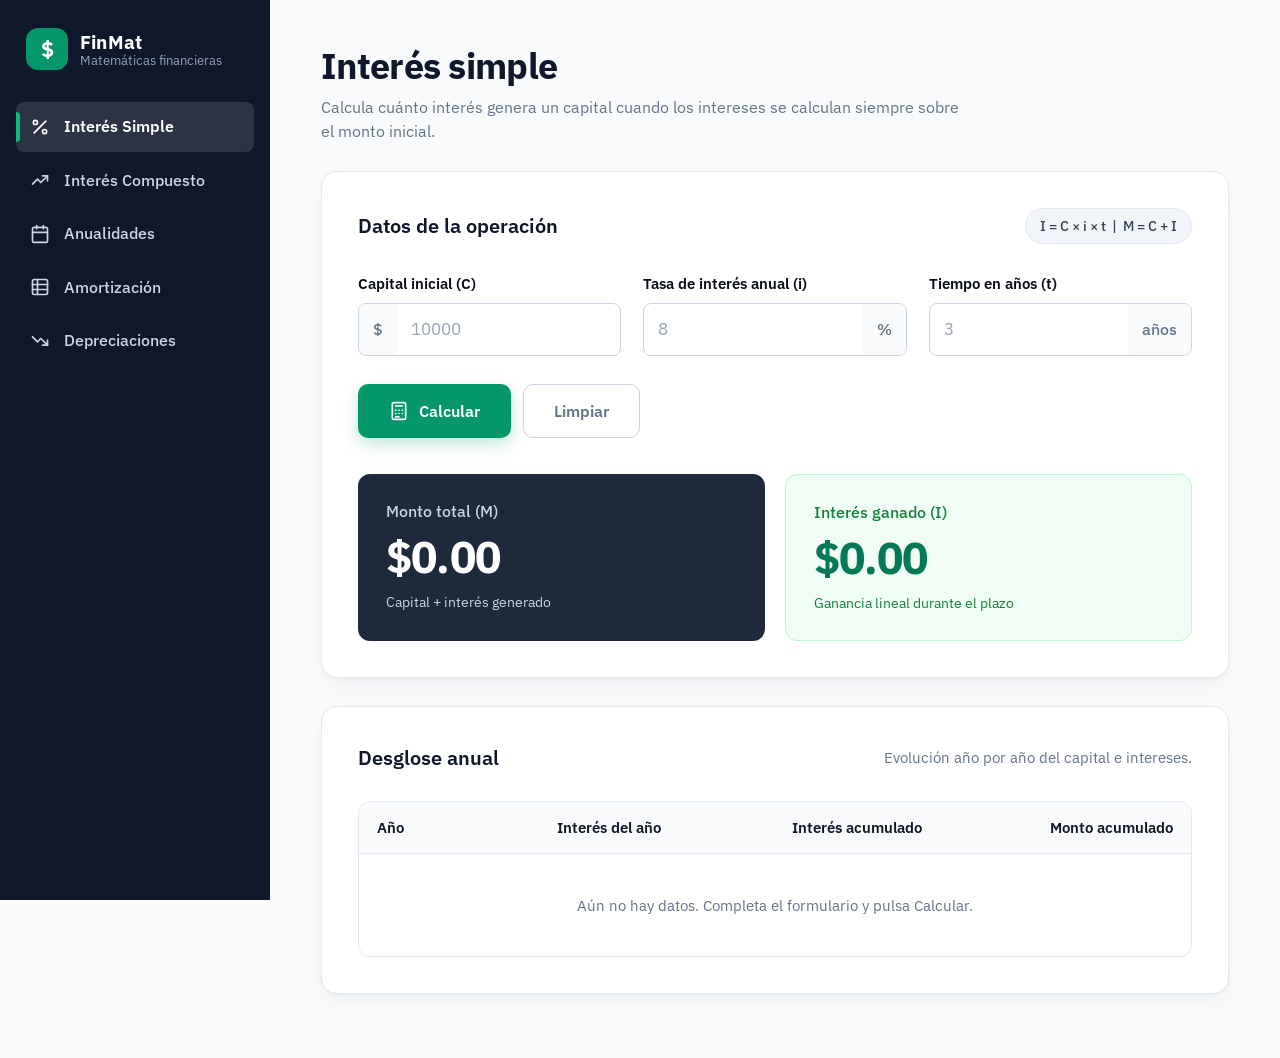
<file: index.html>
<!DOCTYPE html>
<html lang="es">
<head>
  <meta charset="UTF-8">
  <meta name="viewport" content="width=device-width, initial-scale=1">
  <title>FinMat | Matemáticas Financieras</title>

  <link rel="preconnect" href="https://fonts.googleapis.com">
  <link rel="preconnect" href="https://fonts.gstatic.com" crossorigin>
  <link href="https://fonts.googleapis.com/css2?family=IBM+Plex+Sans:wght@400;500;600;700&display=swap" rel="stylesheet">
  <link rel="stylesheet" href="styles.css">
</head>
<body>

  <!-- ===================== SIDEBAR ===================== -->
  <aside class="sidebar" id="sidebar">
    <a class="sidebar__brand" href="#interes-simple" aria-label="Matemáticas Financieras, inicio">
      <span class="sidebar__logo" aria-hidden="true">$</span>
      <span class="sidebar__brand-text">
        <strong>FinMat</strong>
        <small>Matemáticas financieras</small>
      </span>
    </a>

    <nav class="sidebar__nav" aria-label="Módulos">
      <ul class="sidebar__list">
        <li>
          <a class="sidebar__link active" href="#interes-simple" data-module="interes-simple" aria-current="page">
            <svg class="sidebar__icon" viewBox="0 0 24 24" aria-hidden="true"><line x1="19" y1="5" x2="5" y2="19"/><circle cx="6.5" cy="6.5" r="2.5"/><circle cx="17.5" cy="17.5" r="2.5"/></svg>
            <span>Interés Simple</span>
          </a>
        </li>
        <li>
          <a class="sidebar__link" href="#interes-compuesto" data-module="interes-compuesto">
            <svg class="sidebar__icon" viewBox="0 0 24 24" aria-hidden="true"><polyline points="3 17 9 11 13 15 21 7"/><polyline points="15 7 21 7 21 13"/></svg>
            <span>Interés Compuesto</span>
          </a>
        </li>
        <li>
          <a class="sidebar__link" href="#anualidades" data-module="anualidades">
            <svg class="sidebar__icon" viewBox="0 0 24 24" aria-hidden="true"><rect x="3" y="4" width="18" height="18" rx="2"/><line x1="16" y1="2" x2="16" y2="6"/><line x1="8" y1="2" x2="8" y2="6"/><line x1="3" y1="10" x2="21" y2="10"/></svg>
            <span>Anualidades</span>
          </a>
        </li>
        <li>
          <a class="sidebar__link" href="#amortizacion" data-module="amortizacion">
            <svg class="sidebar__icon" viewBox="0 0 24 24" aria-hidden="true"><rect x="3" y="3" width="18" height="18" rx="2"/><line x1="3" y1="9" x2="21" y2="9"/><line x1="3" y1="15" x2="21" y2="15"/><line x1="9" y1="3" x2="9" y2="21"/></svg>
            <span>Amortización</span>
          </a>
        </li>
        <li>
          <a class="sidebar__link" href="#depreciaciones" data-module="depreciaciones">
            <svg class="sidebar__icon" viewBox="0 0 24 24" aria-hidden="true"><polyline points="3 7 9 13 13 9 21 17"/><polyline points="15 17 21 17 21 11"/></svg>
            <span>Depreciaciones</span>
          </a>
        </li>
      </ul>
    </nav>
  </aside>

  <!-- ===================== CONTENIDO PRINCIPAL ===================== -->
  <main class="main-content" id="main-content">
    <div class="main-content__inner">

      <!-- =========================================================
           1. MÓDULO: INTERÉS SIMPLE
           ========================================================= -->
      <div class="module" id="interes-simple">
        <header class="page-header">
          <h1 class="page-header__title">Interés simple</h1>
          <p class="page-header__subtitle">Calcula cuánto interés genera un capital cuando los intereses se calculan siempre sobre el monto inicial.</p>
        </header>

        <section class="financial-card" aria-labelledby="simple-interest-heading">
          <div class="financial-card__header">
            <h2 class="financial-card__title" id="simple-interest-heading">Datos de la operación</h2>
            <p class="formula">I = C × i × t &nbsp;|&nbsp; M = C + I</p>
          </div>

          <p class="form-error" id="simple-error" role="alert" hidden></p>

          <form class="financial-form" id="simple-interest-form" novalidate>
            <div class="form-grid">
              <div class="form-field">
                <label class="form-field__label" for="simple-capital">Capital inicial (C)</label>
                <div class="input-group">
                  <span class="input-group__addon" aria-hidden="true">$</span>
                  <input class="input-group__control" type="number" id="simple-capital" min="0" step="any" placeholder="10000" inputmode="decimal" required>
                </div>
              </div>

              <div class="form-field">
                <label class="form-field__label" for="simple-tasa">Tasa de interés anual (i)</label>
                <div class="input-group">
                  <input class="input-group__control" type="number" id="simple-tasa" min="0" step="any" placeholder="8" inputmode="decimal" required>
                  <span class="input-group__addon" aria-hidden="true">%</span>
                </div>
              </div>

              <div class="form-field">
                <label class="form-field__label" for="simple-tiempo">Tiempo en años (t)</label>
                <div class="input-group">
                  <input class="input-group__control" type="number" id="simple-tiempo" min="1" step="1" placeholder="3" inputmode="numeric" required>
                  <span class="input-group__addon" aria-hidden="true">años</span>
                </div>
              </div>
            </div>

            <div class="form-actions">
              <button class="btn btn--primary" type="submit">
                <svg class="btn__icon" viewBox="0 0 24 24" aria-hidden="true"><rect x="4" y="2" width="16" height="20" rx="2"/><line x1="8" y1="6" x2="16" y2="6"/><line x1="8" y1="11" x2="8.01" y2="11"/><line x1="12" y1="11" x2="12.01" y2="11"/><line x1="16" y1="11" x2="16.01" y2="11"/><line x1="8" y1="15" x2="8.01" y2="15"/><line x1="12" y1="15" x2="12.01" y2="15"/><line x1="16" y1="15" x2="16.01" y2="15"/><line x1="8" y1="19" x2="12" y2="19"/></svg>
                Calcular
              </button>
              <button class="btn btn--ghost" type="reset">Limpiar</button>
            </div>
          </form>

          <div class="results" aria-live="polite">
            <article class="result-card result-card--primary">
              <h3 class="result-card__label">Monto total (M)</h3>
              <p class="result-card__value" id="simple-resultado-monto">$0.00</p>
              <p class="result-card__hint">Capital + interés generado</p>
            </article>

            <article class="result-card result-card--accent">
              <h3 class="result-card__label">Interés ganado (I)</h3>
              <p class="result-card__value" id="simple-resultado-interes">$0.00</p>
              <p class="result-card__hint">Ganancia lineal durante el plazo</p>
            </article>
          </div>
        </section>

        <section class="financial-card" aria-labelledby="simple-table-heading">
          <div class="financial-card__header">
            <h2 class="financial-card__title" id="simple-table-heading">Desglose anual</h2>
            <p class="financial-card__note">Evolución año por año del capital e intereses.</p>
          </div>

          <div class="table-wrapper">
            <table class="data-table">
              <thead>
                <tr>
                  <th scope="col">Año</th>
                  <th scope="col" class="num">Interés del año</th>
                  <th scope="col" class="num">Interés acumulado</th>
                  <th scope="col" class="num">Monto acumulado</th>
                </tr>
              </thead>
              <tbody id="tabla-simple-body">
                <tr class="data-table__empty" id="tabla-simple-vacia">
                  <td colspan="4">Aún no hay datos. Completa el formulario y pulsa Calcular.</td>
                </tr>
              </tbody>
            </table>
          </div>
        </section>
      </div>

      <!-- =========================================================
           2. MÓDULO: INTERÉS COMPUESTO
           ========================================================= -->
      <div class="module" id="interes-compuesto">
        <header class="page-header">
          <h1 class="page-header__title">Interés compuesto</h1>
          <p class="page-header__subtitle">Calcula el crecimiento exponencial cuando los intereses generados se reinvierten en cada periodo de capitalización.</p>
        </header>

        <section class="financial-card" aria-labelledby="compound-interest-heading">
          <div class="financial-card__header">
            <h2 class="financial-card__title" id="compound-interest-heading">Datos de la operación</h2>
            <p class="formula">M = C × (1 + i/n)<sup>n×t</sup></p>
          </div>

          <p class="form-error" id="compuesto-error" role="alert" hidden></p>

          <form class="financial-form" id="compound-interest-form" novalidate>
            <div class="form-grid">
              <div class="form-field">
                <label class="form-field__label" for="compuesto-capital">Capital inicial (C)</label>
                <div class="input-group">
                  <span class="input-group__addon" aria-hidden="true">$</span>
                  <input class="input-group__control" type="number" id="compuesto-capital" min="0" step="any" placeholder="10000" inputmode="decimal" required>
                </div>
              </div>

              <div class="form-field">
                <label class="form-field__label" for="compuesto-tasa">Tasa nominal anual (i)</label>
                <div class="input-group">
                  <input class="input-group__control" type="number" id="compuesto-tasa" min="0" step="any" placeholder="8" inputmode="decimal" required>
                  <span class="input-group__addon" aria-hidden="true">%</span>
                </div>
              </div>

              <div class="form-field">
                <label class="form-field__label" for="compuesto-tiempo">Tiempo en años (t)</label>
                <div class="input-group">
                  <input class="input-group__control" type="number" id="compuesto-tiempo" min="1" step="1" placeholder="5" inputmode="numeric" required>
                  <span class="input-group__addon" aria-hidden="true">años</span>
                </div>
              </div>

              <div class="form-field">
                <label class="form-field__label" for="compuesto-frecuencia">Capitalización (n)</label>
                <div class="input-group">
                  <select class="input-group__control input-group__control--select" id="compuesto-frecuencia">
                    <option value="1">Anual (1 vez/año)</option>
                    <option value="2">Semestral (2 veces/año)</option>
                    <option value="4">Trimestral (4 veces/año)</option>
                    <option value="12" selected>Mensual (12 veces/año)</option>
                    <option value="365">Diaria (365 veces/año)</option>
                  </select>
                </div>
              </div>
            </div>

            <div class="form-actions">
              <button class="btn btn--primary" type="submit">
                <svg class="btn__icon" viewBox="0 0 24 24" aria-hidden="true"><rect x="4" y="2" width="16" height="20" rx="2"/><line x1="8" y1="6" x2="16" y2="6"/><line x1="8" y1="11" x2="8.01" y2="11"/><line x1="12" y1="11" x2="12.01" y2="11"/><line x1="16" y1="11" x2="16.01" y2="11"/><line x1="8" y1="15" x2="8.01" y2="15"/><line x1="12" y1="15" x2="12.01" y2="15"/><line x1="16" y1="15" x2="16.01" y2="15"/><line x1="8" y1="19" x2="12" y2="19"/></svg>
                Calcular
              </button>
              <button class="btn btn--ghost" type="reset">Limpiar</button>
            </div>
          </form>

          <div class="results" aria-live="polite">
            <article class="result-card result-card--primary">
              <h3 class="result-card__label">Monto compuesto (M)</h3>
              <p class="result-card__value" id="compuesto-resultado-monto">$0.00</p>
              <p class="result-card__hint">Capital final acumulado</p>
            </article>

            <article class="result-card result-card--accent">
              <h3 class="result-card__label">Interés compuesto (I)</h3>
              <p class="result-card__value" id="compuesto-resultado-interes">$0.00</p>
              <p class="result-card__hint">Rendimiento total generado</p>
            </article>
          </div>
        </section>

        <section class="financial-card" aria-labelledby="compound-table-heading">
          <div class="financial-card__header">
            <h2 class="financial-card__title" id="compound-table-heading">Desglose anual</h2>
            <p class="financial-card__note">Crecimiento año por año considerando la frecuencia de capitalización.</p>
          </div>

          <div class="table-wrapper">
            <table class="data-table">
              <thead>
                <tr>
                  <th scope="col">Año</th>
                  <th scope="col" class="num">Interés del año</th>
                  <th scope="col" class="num">Interés acumulado</th>
                  <th scope="col" class="num">Monto acumulado</th>
                </tr>
              </thead>
              <tbody id="tabla-compuesto-body">
                <tr class="data-table__empty" id="tabla-compuesto-vacia">
                  <td colspan="4">Aún no hay datos. Completa el formulario y pulsa Calcular.</td>
                </tr>
              </tbody>
            </table>
          </div>
        </section>
      </div>

      <!-- =========================================================
           3. MÓDULO: ANUALIDADES
           ========================================================= -->
      <div class="module" id="anualidades">
        <header class="page-header">
          <h1 class="page-header__title">Anualidades</h1>
          <p class="page-header__subtitle">Calcula el Valor Presente, Valor Futuro o Renta periódica para series de pagos iguales vencidos o anticipados.</p>
        </header>

        <section class="financial-card" aria-labelledby="annuities-heading">
          <div class="financial-card__header">
            <h2 class="financial-card__title" id="annuities-heading">Parámetros de la anualidad</h2>
            <p class="formula" id="anualidad-formula">VF = R × [((1 + i)<sup>n</sup> − 1) ÷ i]</p>
          </div>

          <p class="form-error" id="anualidad-error" role="alert" hidden></p>

          <form class="financial-form" id="annuities-form" novalidate>
            <div class="form-grid">
              <div class="form-field">
                <label class="form-field__label" for="anualidad-calculo">¿Qué deseas calcular?</label>
                <div class="input-group">
                  <select class="input-group__control input-group__control--select" id="anualidad-calculo">
                    <option value="vf">Valor Futuro (VF) desde Renta</option>
                    <option value="vp">Valor Presente (VP) desde Renta</option>
                    <option value="renta-vp">Renta (R) desde Valor Presente</option>
                    <option value="renta-vf">Renta (R) desde Valor Futuro</option>
                  </select>
                </div>
              </div>

              <div class="form-field">
                <label class="form-field__label" for="anualidad-tipo">Tipo de anualidad</label>
                <div class="input-group">
                  <select class="input-group__control input-group__control--select" id="anualidad-tipo">
                    <option value="vencida">Vencida (al final del periodo)</option>
                    <option value="anticipada">Anticipada (al inicio del periodo)</option>
                  </select>
                </div>
              </div>

              <div class="form-field">
                <label class="form-field__label" for="anualidad-monto" id="anualidad-monto-label">Renta periódica (R)</label>
                <div class="input-group">
                  <span class="input-group__addon" aria-hidden="true">$</span>
                  <input class="input-group__control" type="number" id="anualidad-monto" min="0" step="any" placeholder="1500" inputmode="decimal" required>
                </div>
              </div>

              <div class="form-field">
                <label class="form-field__label" for="anualidad-tasa">Tasa de interés anual</label>
                <div class="input-group">
                  <input class="input-group__control" type="number" id="anualidad-tasa" min="0" step="any" placeholder="12" inputmode="decimal" required>
                  <span class="input-group__addon" aria-hidden="true">%</span>
                </div>
              </div>

              <div class="form-field">
                <label class="form-field__label" for="anualidad-periodos">Número de periodos (meses)</label>
                <div class="input-group">
                  <input class="input-group__control" type="number" id="anualidad-periodos" min="1" step="1" placeholder="24" inputmode="numeric" required>
                  <span class="input-group__addon" aria-hidden="true">meses</span>
                </div>
              </div>
            </div>

            <div class="form-actions">
              <button class="btn btn--primary" type="submit">
                <svg class="btn__icon" viewBox="0 0 24 24" aria-hidden="true"><rect x="4" y="2" width="16" height="20" rx="2"/><line x1="8" y1="6" x2="16" y2="6"/><line x1="8" y1="11" x2="8.01" y2="11"/><line x1="12" y1="11" x2="12.01" y2="11"/><line x1="16" y1="11" x2="16.01" y2="11"/><line x1="8" y1="15" x2="8.01" y2="15"/><line x1="12" y1="15" x2="12.01" y2="15"/><line x1="16" y1="15" x2="16.01" y2="15"/><line x1="8" y1="19" x2="12" y2="19"/></svg>
                Calcular
              </button>
              <button class="btn btn--ghost" type="reset">Limpiar</button>
            </div>
          </form>

          <div class="results" aria-live="polite">
            <article class="result-card result-card--primary">
              <h3 class="result-card__label" id="anualidad-res-titulo">Valor Futuro (VF)</h3>
              <p class="result-card__value" id="anualidad-resultado-principal">$0.00</p>
              <p class="result-card__hint" id="anualidad-res-hint">Monto total acumulado al finalizar los periodos</p>
            </article>

            <article class="result-card result-card--accent">
              <h3 class="result-card__label">Suma nominal de pagos</h3>
              <p class="result-card__value" id="anualidad-resultado-secundario">$0.00</p>
              <p class="result-card__hint">Total aportado sin considerar intereses</p>
            </article>
          </div>
        </section>
      </div>

      <!-- =========================================================
           4. MÓDULO: AMORTIZACIÓN
           ========================================================= -->
      <div class="module" id="amortizacion">
        <header class="page-header">
          <h1 class="page-header__title">Amortización de créditos</h1>
          <p class="page-header__subtitle">Genera la tabla de pagos periódicos bajo el sistema francés (cuota fija mensual).</p>
        </header>

        <section class="financial-card" aria-labelledby="amortization-form-heading">
          <div class="financial-card__header">
            <h2 class="financial-card__title" id="amortization-form-heading">Datos del préstamo</h2>
            <p class="formula">Cuota = P × [i(1 + i)<sup>n</sup>] ÷ [(1 + i)<sup>n</sup> − 1]</p>
          </div>

          <p class="form-error" id="amortizacion-error" role="alert" hidden></p>

          <form class="financial-form" id="amortization-form" novalidate>
            <div class="form-grid">
              <div class="form-field">
                <label class="form-field__label" for="amort-monto">Monto del préstamo</label>
                <div class="input-group">
                  <span class="input-group__addon" aria-hidden="true">$</span>
                  <input class="input-group__control" type="number" id="amort-monto" min="0" step="any" placeholder="50000" inputmode="decimal" required>
                </div>
              </div>

              <div class="form-field">
                <label class="form-field__label" for="amort-tasa">Tasa de interés anual</label>
                <div class="input-group">
                  <input class="input-group__control" type="number" id="amort-tasa" min="0" step="any" placeholder="14" inputmode="decimal" required>
                  <span class="input-group__addon" aria-hidden="true">%</span>
                </div>
              </div>

              <div class="form-field">
                <label class="form-field__label" for="amort-plazo">Plazo en meses</label>
                <div class="input-group">
                  <input class="input-group__control" type="number" id="amort-plazo" min="1" step="1" placeholder="12" inputmode="numeric" required>
                  <span class="input-group__addon" aria-hidden="true">meses</span>
                </div>
              </div>
            </div>

            <div class="form-actions">
              <button class="btn btn--primary" type="submit">
                <svg class="btn__icon" viewBox="0 0 24 24" aria-hidden="true"><rect x="4" y="2" width="16" height="20" rx="2"/><line x1="8" y1="6" x2="16" y2="6"/><line x1="8" y1="11" x2="8.01" y2="11"/><line x1="12" y1="11" x2="12.01" y2="11"/><line x1="16" y1="11" x2="16.01" y2="11"/><line x1="8" y1="15" x2="8.01" y2="15"/><line x1="12" y1="15" x2="12.01" y2="15"/><line x1="16" y1="15" x2="16.01" y2="15"/><line x1="8" y1="19" x2="12" y2="19"/></svg>
                Generar tabla
              </button>
              <button class="btn btn--ghost" type="reset">Limpiar</button>
            </div>
          </form>

          <div class="results" aria-live="polite">
            <article class="result-card result-card--primary">
              <h3 class="result-card__label">Cuota mensual fija</h3>
              <p class="result-card__value" id="amort-resultado-cuota">$0.00</p>
              <p class="result-card__hint">Pago periódico constante</p>
            </article>

            <article class="result-card result-card--accent">
              <h3 class="result-card__label">Total de intereses</h3>
              <p class="result-card__value" id="amort-resultado-intereses">$0.00</p>
              <p class="result-card__hint">Costo financiero total del crédito</p>
            </article>
          </div>
        </section>

        <section class="financial-card" aria-labelledby="amortization-heading">
          <div class="financial-card__header">
            <h2 class="financial-card__title" id="amortization-heading">Tabla de amortización</h2>
            <p class="financial-card__note">Desglose de capital e intereses por cada mensualidad.</p>
          </div>

          <div class="table-wrapper">
            <table class="data-table" id="tabla-amortizacion">
              <thead>
                <tr>
                  <th scope="col">Periodo</th>
                  <th scope="col" class="num">Cuota</th>
                  <th scope="col" class="num">Interés</th>
                  <th scope="col" class="num">Amortización</th>
                  <th scope="col" class="num">Saldo insoluto</th>
                </tr>
              </thead>
              <tbody id="tabla-amortizacion-body">
                <tr class="data-table__empty" id="tabla-amortizacion-vacia">
                  <td colspan="5">Aún no hay datos. Completa el formulario y pulsa Generar tabla.</td>
                </tr>
              </tbody>
              <tfoot>
                <tr>
                  <th scope="row">Totales</th>
                  <td class="num" id="total-pagos">$0.00</td>
                  <td class="num" id="total-intereses">$0.00</td>
                  <td class="num" id="total-amortizado">$0.00</td>
                  <td class="num">$0.00</td>
                </tr>
              </tfoot>
            </table>
          </div>
        </section>
      </div>

      <!-- =========================================================
           5. MÓDULO: DEPRECIACIONES
           ========================================================= -->
      <div class="module" id="depreciaciones">
        <header class="page-header">
          <h1 class="page-header__title">Depreciaciones</h1>
          <p class="page-header__subtitle">Calcula la pérdida de valor contable de un activo fijo a lo largo de su vida útil.</p>
        </header>

        <section class="financial-card" aria-labelledby="depreciation-form-heading">
          <div class="financial-card__header">
            <h2 class="financial-card__title" id="depreciation-form-heading">Datos del activo</h2>
            <p class="formula" id="depreciation-formula">Depreciación anual = (Costo − Salvamento) ÷ Vida útil</p>
          </div>

          <p class="form-error" id="depreciacion-error" role="alert" hidden></p>

          <form class="financial-form" id="depreciation-form" novalidate>
            <div class="form-grid">
              <div class="form-field">
                <label class="form-field__label" for="depreciacion-costo">Costo del activo (C)</label>
                <div class="input-group">
                  <span class="input-group__addon" aria-hidden="true">$</span>
                  <input class="input-group__control" type="number" id="depreciacion-costo" min="0" step="any" placeholder="120000" inputmode="decimal" required>
                </div>
              </div>

              <div class="form-field">
                <label class="form-field__label" for="depreciacion-salvamento">Valor de salvamento (S)</label>
                <div class="input-group">
                  <span class="input-group__addon" aria-hidden="true">$</span>
                  <input class="input-group__control" type="number" id="depreciacion-salvamento" min="0" step="any" placeholder="20000" inputmode="decimal" required>
                </div>
              </div>

              <div class="form-field">
                <label class="form-field__label" for="depreciacion-vida">Vida útil (n)</label>
                <div class="input-group">
                  <input class="input-group__control" type="number" id="depreciacion-vida" min="1" step="1" placeholder="5" inputmode="numeric" required>
                  <span class="input-group__addon" aria-hidden="true">años</span>
                </div>
              </div>

              <div class="form-field">
                <label class="form-field__label" for="depreciacion-metodo">Método de depreciación</label>
                <div class="input-group">
                  <select class="input-group__control input-group__control--select" id="depreciacion-metodo">
                    <option value="linea-recta">Línea recta</option>
                    <option value="suma-digitos">Suma de dígitos de los años</option>
                    <option value="saldo-decreciente">Saldo decreciente (porcentaje fijo)</option>
                  </select>
                </div>
              </div>
            </div>

            <div class="form-actions">
              <button class="btn btn--primary" type="submit">
                <svg class="btn__icon" viewBox="0 0 24 24" aria-hidden="true"><rect x="4" y="2" width="16" height="20" rx="2"/><line x1="8" y1="6" x2="16" y2="6"/><line x1="8" y1="11" x2="8.01" y2="11"/><line x1="12" y1="11" x2="12.01" y2="11"/><line x1="16" y1="11" x2="16.01" y2="11"/><line x1="8" y1="15" x2="8.01" y2="15"/><line x1="12" y1="15" x2="12.01" y2="15"/><line x1="16" y1="15" x2="16.01" y2="15"/><line x1="8" y1="19" x2="12" y2="19"/></svg>
                Calcular
              </button>
              <button class="btn btn--ghost" type="reset">Limpiar</button>
            </div>
          </form>

          <div class="results" aria-live="polite">
            <article class="result-card result-card--primary">
              <h3 class="result-card__label">Depreciación (Año 1)</h3>
              <p class="result-card__value" id="resultado-depreciacion-anual">$0.00</p>
              <p class="result-card__hint">Cargo por depreciación del primer ejercicio</p>
            </article>

            <article class="result-card result-card--accent">
              <h3 class="result-card__label">Base depreciable</h3>
              <p class="result-card__value" id="resultado-depreciacion-base">$0.00</p>
              <p class="result-card__hint">Costo original menos valor de salvamento</p>
            </article>
          </div>
        </section>

        <section class="financial-card" aria-labelledby="depreciation-table-heading">
          <div class="financial-card__header">
            <h2 class="financial-card__title" id="depreciation-table-heading">Tabla de depreciación</h2>
            <p class="financial-card__note">Evolución del valor en libros al cierre de cada año.</p>
          </div>

          <div class="table-wrapper">
            <table class="data-table">
              <thead>
                <tr>
                  <th scope="col">Año</th>
                  <th scope="col" class="num">Depreciación anual</th>
                  <th scope="col" class="num">Depreciación acumulada</th>
                  <th scope="col" class="num">Valor en libros</th>
                </tr>
              </thead>
              <tbody id="tabla-depreciacion-body">
                <tr class="data-table__empty" id="tabla-depreciacion-vacia">
                  <td colspan="4">Aún no hay datos. Completa el formulario y pulsa Calcular.</td>
                </tr>
              </tbody>
              <tfoot>
                <tr>
                  <th scope="row">Total depreciado</th>
                  <td class="num" id="total-depreciacion">$0.00</td>
                  <td class="num">—</td>
                  <td class="num">—</td>
                </tr>
              </tfoot>
            </table>
          </div>
        </section>
      </div>

    </div>
  </main>

  <!-- Scripts de lógica financiera -->
  <script src="app.js" defer></script>
  <script src="depreciacion.js" defer></script>
</body>
</html>
</file>
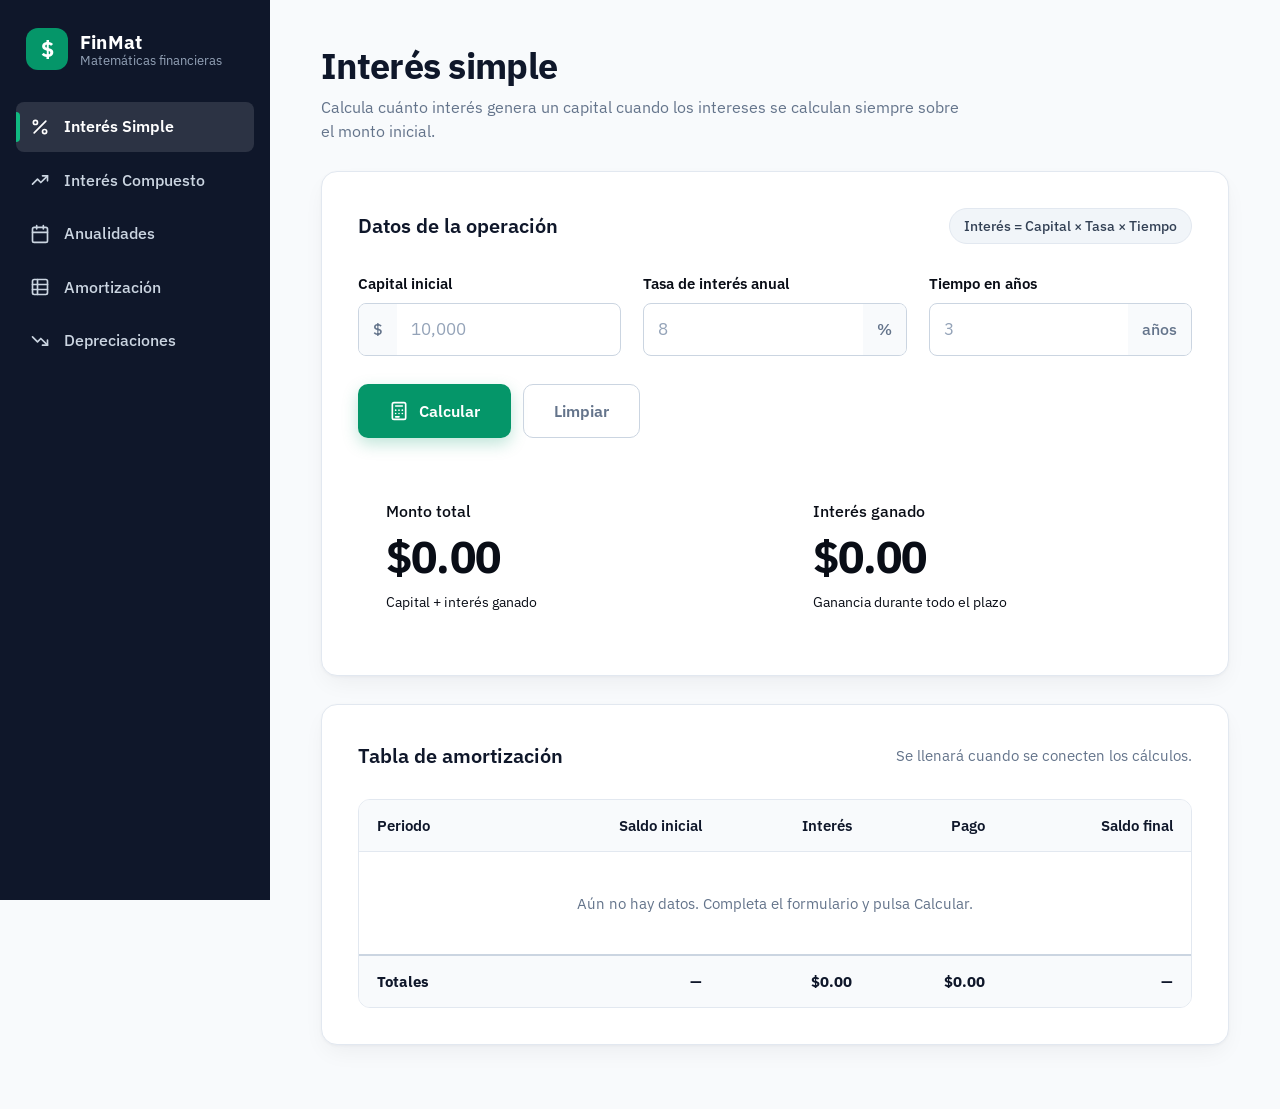
<file: fronted.html>
<!DOCTYPE html>
<html lang="es">
<head>
  <meta charset="UTF-8">
  <meta name="viewport" content="width=device-width, initial-scale=1">
  <title>Matemáticas Financieras | Interés simple</title>

  <link rel="preconnect" href="https://fonts.googleapis.com">
  <link rel="preconnect" href="https://fonts.gstatic.com" crossorigin>
  <link href="https://fonts.googleapis.com/css2?family=IBM+Plex+Sans:wght@400;500;600;700&display=swap" rel="stylesheet">
  <link rel="stylesheet" href="styles.css">
</head>
<body>

  <!-- ===================== SIDEBAR ===================== -->
  <aside class="sidebar" id="sidebar">
    <a class="sidebar__brand" href="#" aria-label="Matemáticas Financieras, inicio">
      <span class="sidebar__logo" aria-hidden="true">$</span>
      <span class="sidebar__brand-text">
        <strong>FinMat</strong>
        <small>Matemáticas financieras</small>
      </span>
    </a>

    <nav class="sidebar__nav" aria-label="Módulos">
      <ul class="sidebar__list">
        <li>
          <a class="sidebar__link active" href="#interes-simple" data-module="interes-simple" aria-current="page">
            <svg class="sidebar__icon" viewBox="0 0 24 24" aria-hidden="true"><line x1="19" y1="5" x2="5" y2="19"/><circle cx="6.5" cy="6.5" r="2.5"/><circle cx="17.5" cy="17.5" r="2.5"/></svg>
            <span>Interés Simple</span>
          </a>
        </li>
        <li>
          <a class="sidebar__link" href="#interes-compuesto" data-module="interes-compuesto">
            <svg class="sidebar__icon" viewBox="0 0 24 24" aria-hidden="true"><polyline points="3 17 9 11 13 15 21 7"/><polyline points="15 7 21 7 21 13"/></svg>
            <span>Interés Compuesto</span>
          </a>
        </li>
        <li>
          <a class="sidebar__link" href="#anualidades" data-module="anualidades">
            <svg class="sidebar__icon" viewBox="0 0 24 24" aria-hidden="true"><rect x="3" y="4" width="18" height="18" rx="2"/><line x1="16" y1="2" x2="16" y2="6"/><line x1="8" y1="2" x2="8" y2="6"/><line x1="3" y1="10" x2="21" y2="10"/></svg>
            <span>Anualidades</span>
          </a>
        </li>
        <li>
          <a class="sidebar__link" href="#amortizacion" data-module="amortizacion">
            <svg class="sidebar__icon" viewBox="0 0 24 24" aria-hidden="true"><rect x="3" y="3" width="18" height="18" rx="2"/><line x1="3" y1="9" x2="21" y2="9"/><line x1="3" y1="15" x2="21" y2="15"/><line x1="9" y1="3" x2="9" y2="21"/></svg>
            <span>Amortización</span>
          </a>
        </li>
        <li>
          <a class="sidebar__link" href="#depreciaciones" data-module="depreciaciones">
            <svg class="sidebar__icon" viewBox="0 0 24 24" aria-hidden="true"><polyline points="3 7 9 13 13 9 21 17"/><polyline points="15 17 21 17 21 11"/></svg>
            <span>Depreciaciones</span>
          </a>
        </li>
      </ul>
    </nav>
  </aside>

  <!-- ===================== CONTENIDO PRINCIPAL ===================== -->
  <main class="main-content" id="main-content">
    <div class="main-content__inner">

      <header class="page-header">
        <h1 class="page-header__title" id="module-title">Interés simple</h1>
        <p class="page-header__subtitle">Calcula cuánto interés genera un capital cuando los intereses se calculan siempre sobre el monto inicial.</p>
      </header>

      <!-- ============ MÓDULO: INTERÉS SIMPLE ============ -->
      <section class="financial-card" id="module-interes-simple" aria-labelledby="simple-interest-heading">
        <div class="financial-card__header">
          <h2 class="financial-card__title" id="simple-interest-heading">Datos de la operación</h2>
          <p class="formula" id="simple-interest-formula">Interés = Capital × Tasa × Tiempo</p>
        </div>

        <!--
          NOTA PARA EL EQUIPO (JS):
          El botón es type="submit". Escuchen el evento "submit" del formulario
          y llamen a event.preventDefault() para evitar que la página se recargue.
        -->
        <form class="financial-form" id="simple-interest-form" novalidate>
          <div class="form-grid">

            <div class="form-field">
              <label class="form-field__label" for="capital-inicial">Capital inicial</label>
              <div class="input-group">
                <span class="input-group__addon" aria-hidden="true">$</span>
                <input class="input-group__control" type="number" id="capital-inicial" name="capital-inicial"
                       min="0" step="any" placeholder="10,000" inputmode="decimal" required>
              </div>
            </div>

            <div class="form-field">
              <label class="form-field__label" for="tasa-interes">Tasa de interés anual</label>
              <div class="input-group">
                <input class="input-group__control" type="number" id="tasa-interes" name="tasa-interes"
                       min="0" step="any" placeholder="8" inputmode="decimal" required>
                <span class="input-group__addon input-group__addon--end" aria-hidden="true">%</span>
              </div>
            </div>

            <div class="form-field">
              <label class="form-field__label" for="tiempo-anios">Tiempo en años</label>
              <div class="input-group">
                <input class="input-group__control" type="number" id="tiempo-anios" name="tiempo-anios"
                       min="0" step="any" placeholder="3" inputmode="decimal" required>
                <span class="input-group__addon input-group__addon--end" aria-hidden="true">años</span>
              </div>
            </div>

          </div>

          <div class="form-actions">
            <button class="btn btn--primary" type="submit" id="btn-calcular">
              <svg class="btn__icon" viewBox="0 0 24 24" aria-hidden="true"><rect x="4" y="2" width="16" height="20" rx="2"/><line x1="8" y1="6" x2="16" y2="6"/><line x1="8" y1="11" x2="8.01" y2="11"/><line x1="12" y1="11" x2="12.01" y2="11"/><line x1="16" y1="11" x2="16.01" y2="11"/><line x1="8" y1="15" x2="8.01" y2="15"/><line x1="12" y1="15" x2="12.01" y2="15"/><line x1="16" y1="15" x2="16.01" y2="15"/><line x1="8" y1="19" x2="12" y2="19"/></svg>
              Calcular
            </button>
            <button class="btn btn--ghost" type="reset" id="btn-limpiar">Limpiar</button>
          </div>
        </form>

        <!-- Resultados -->
        <div class="results" id="simple-interest-results" aria-live="polite">
          <article class="result-card result-card--total" id="card-monto-total">
            <h3 class="result-card__label">Monto total</h3>
            <p class="result-card__value" id="resultado-total">$0.00</p>
            <p class="result-card__hint">Capital + interés ganado</p>
          </article>

          <article class="result-card result-card--interest" id="card-interes-ganado">
            <h3 class="result-card__label">Interés ganado</h3>
            <p class="result-card__value" id="resultado-interes">$0.00</p>
            <p class="result-card__hint">Ganancia durante todo el plazo</p>
          </article>
        </div>
      </section>

      <!-- ============ VISTA PREVIA: TABLA DE AMORTIZACIÓN ============ -->
      <section class="financial-card" id="module-tabla-amortizacion" aria-labelledby="amortization-heading">
        <div class="financial-card__header">
          <h2 class="financial-card__title" id="amortization-heading">Tabla de amortización</h2>
          <p class="financial-card__note">Se llenará cuando se conecten los cálculos.</p>
        </div>

        <div class="table-wrapper">
          <table class="data-table" id="tabla-amortizacion">
            <caption class="visually-hidden">Desglose de pagos por periodo</caption>
            <thead>
              <tr>
                <th scope="col">Periodo</th>
                <th scope="col" class="num">Saldo inicial</th>
                <th scope="col" class="num">Interés</th>
                <th scope="col" class="num">Pago</th>
                <th scope="col" class="num">Saldo final</th>
              </tr>
            </thead>

            <!--
              NOTA PARA EL EQUIPO (JS):
              Inyecten las filas dentro de #tabla-amortizacion-body y eliminen la fila
              #tabla-vacia. Ejemplo de fila:
              <tr>
                <th scope="row">1</th>
                <td class="num">$10,000.00</td>
                <td class="num">$800.00</td>
                <td class="num">$3,880.34</td>
                <td class="num">$6,919.66</td>
              </tr>
            -->
            <tbody id="tabla-amortizacion-body">
              <tr class="data-table__empty" id="tabla-vacia">
                <td colspan="5">Aún no hay datos. Completa el formulario y pulsa Calcular.</td>
              </tr>
            </tbody>

            <tfoot>
              <tr>
                <th scope="row">Totales</th>
                <td class="num">—</td>
                <td class="num" id="total-intereses">$0.00</td>
                <td class="num" id="total-pagos">$0.00</td>
                <td class="num">—</td>
              </tr>
            </tfoot>
          </table>
        </div>
      </section>

    </div>
  </main>

</body>
</html>
</file>
<file: styles.css>
/* =========================================================
   Matemáticas Financieras – Dashboard (Paleta Fintech)
   Flexbox + Grid.
   ========================================================= */

/* ---------- Variables (Paleta Fintech Profesional) ---------- */
:root {
  --navy-900: #0f172a;
  --navy-800: #1e293b;
  --navy-700: #334155;

  --green-600: #059669;
  --green-700: #047857;
  --green-accent: #10b981;
  --green-50: #f0fdf4;
  --green-border: #bbf7d0;

  --bg: #f8fafc;
  --surface: #ffffff;
  --ink: #090d16;
  --muted: #64748b;
  --line: #e2e8f0;
  --line-strong: #cbd5e1;

  --sidebar-w: 270px;
  --radius-sm: 8px;
  --radius-md: 12px;
  --radius-lg: 16px;
  --shadow-card: 0 1px 3px rgba(15, 23, 42, 0.04), 0 10px 25px -5px rgba(15, 23, 42, 0.06);
}

/* ---------- Reset base ---------- */
*,
*::before,
*::after {
  box-sizing: border-box;
}

html {
  -webkit-text-size-adjust: 100%;
}

body {
  margin: 0;
  font-family: "IBM Plex Sans", system-ui, -apple-system, "Segoe UI", Roboto, sans-serif;
  font-variant-numeric: tabular-nums;
  line-height: 1.5;
  color: var(--ink);
  background: var(--bg);
}

h1, h2, h3, p {
  margin: 0;
}

ul {
  margin: 0;
  padding: 0;
  list-style: none;
}

.visually-hidden {
  position: absolute;
  width: 1px;
  height: 1px;
  margin: -1px;
  padding: 0;
  overflow: hidden;
  clip: rect(0, 0, 0, 0);
  white-space: nowrap;
  border: 0;
}

/* =========================================================
   SIDEBAR
   ========================================================= */
.sidebar {
  position: fixed;
  top: 0;
  bottom: 0;
  left: 0;
  z-index: 20;
  display: flex;
  flex-direction: column;
  gap: 32px;
  width: var(--sidebar-w);
  padding: 28px 16px;
  overflow-y: auto;
  background: var(--navy-900);
  color: #cbd5e1;
  --bar-top: 20%;
  --bar-right: auto;
  --bar-bottom: 20%;
  --bar-left: 0;
  --bar-width: 4px;
  --bar-height: auto;
  --bar-radius: 0 4px 4px 0;
}

.sidebar__brand {
  display: flex;
  align-items: center;
  gap: 12px;
  padding: 0 10px;
  color: #ffffff;
  text-decoration: none;
}

.sidebar__logo {
  display: grid;
  place-items: center;
  flex-shrink: 0;
  width: 42px;
  height: 42px;
  border-radius: 12px;
  background: var(--green-600);
  font-size: 1.4rem;
  font-weight: 700;
  color: #ffffff;
}

.sidebar__brand-text {
  display: flex;
  flex-direction: column;
  line-height: 1.2;
}

.sidebar__brand-text strong {
  font-size: 1.2rem;
  font-weight: 700;
  letter-spacing: 0.01em;
}

.sidebar__brand-text small {
  font-size: 0.8rem;
  color: #94a3b8;
}

.sidebar__nav {
  flex: 1;
}

.sidebar__list {
  display: flex;
  flex-direction: column;
  gap: 4px;
}

.sidebar__link {
  position: relative;
  display: flex;
  align-items: center;
  gap: 14px;
  padding: 13px 14px;
  border-radius: var(--radius-sm);
  color: #cbd5e1;
  font-size: 0.98rem;
  font-weight: 500;
  text-decoration: none;
  transition: background-color 0.15s ease, color 0.15s ease;
}

.sidebar__link:hover {
  background: rgba(255, 255, 255, 0.07);
  color: #ffffff;
}

.sidebar__link:focus-visible {
  outline: 2px solid var(--green-accent);
  outline-offset: 2px;
}

.sidebar__link::before {
  content: "";
  position: absolute;
  top: var(--bar-top);
  right: var(--bar-right);
  bottom: var(--bar-bottom);
  left: var(--bar-left);
  width: var(--bar-width);
  height: var(--bar-height);
  border-radius: var(--bar-radius);
  background: var(--green-accent);
  opacity: var(--bar-opacity, 0);
}

.sidebar__link.active {
  --bar-opacity: 1;
  background: rgba(255, 255, 255, 0.12);
  color: #ffffff;
  font-weight: 600;
}

body:not(:has(.module:target:not(#interes-simple))) .sidebar__link[data-module="interes-simple"],
body:has(#interes-compuesto:target) .sidebar__link[data-module="interes-compuesto"],
body:has(#anualidades:target) .sidebar__link[data-module="anualidades"],
body:has(#amortizacion:target) .sidebar__link[data-module="amortizacion"],
body:has(#depreciaciones:target) .sidebar__link[data-module="depreciaciones"] {
  --bar-opacity: 1;
  background: rgba(255, 255, 255, 0.12);
  color: #ffffff;
  font-weight: 600;
}

.sidebar__icon {
  flex-shrink: 0;
  width: 20px;
  height: 20px;
  fill: none;
  stroke: currentColor;
  stroke-width: 2;
  stroke-linecap: round;
  stroke-linejoin: round;
}

/* =========================================================
   CONTENIDO PRINCIPAL
   ========================================================= */
.main-content {
  min-height: 100vh;
  margin-left: var(--sidebar-w);
  padding: 44px clamp(20px, 4vw, 56px) 64px;
  background: var(--bg);
}

.main-content__inner {
  display: flex;
  flex-direction: column;
  gap: 28px;
  max-width: 1000px;
  margin: 0 auto;
}

.page-header__title {
  font-size: clamp(1.75rem, 3vw, 2.25rem);
  font-weight: 700;
  line-height: 1.2;
  letter-spacing: -0.02em;
  color: var(--navy-900);
}

.page-header__subtitle {
  margin-top: 8px;
  max-width: 65ch;
  color: var(--muted);
}

/* ---------- Tarjeta blanca ---------- */
.financial-card {
  padding: clamp(22px, 3vw, 36px);
  border: 1px solid var(--line);
  border-radius: var(--radius-lg);
  background: var(--surface);
  box-shadow: var(--shadow-card);
}

.financial-card__header {
  display: flex;
  flex-wrap: wrap;
  align-items: center;
  justify-content: space-between;
  gap: 12px 24px;
  margin-bottom: 28px;
}

.financial-card__title {
  font-size: 1.25rem;
  font-weight: 600;
  color: var(--navy-900);
}

.financial-card__note {
  font-size: 0.92rem;
  color: var(--muted);
}

.formula {
  padding: 6px 14px;
  border-radius: 999px;
  background: #f1f5f9;
  border: 1px solid var(--line);
  font-size: 0.9rem;
  font-weight: 500;
  color: var(--navy-700);
}

.formula sup {
  line-height: 0;
}

/* ---------- Mensajes de validación ---------- */
.form-error {
  margin-bottom: 20px;
  padding: 12px 16px;
  border: 1px solid #fecaca;
  border-radius: var(--radius-sm);
  background: #fef2f2;
  color: #b91c1c;
  font-size: 0.94rem;
  font-weight: 500;
}

/* =========================================================
   FORMULARIO
   ========================================================= */
.form-grid {
  display: grid;
  grid-template-columns: repeat(auto-fit, minmax(210px, 1fr));
  gap: 22px;
}

.form-field {
  display: flex;
  flex-direction: column;
  gap: 8px;
}

.form-field__label {
  font-size: 0.95rem;
  font-weight: 600;
  color: var(--ink);
}

.input-group {
  display: flex;
  align-items: stretch;
  overflow: hidden;
  border: 1.5px solid var(--line-strong);
  border-radius: var(--radius-sm);
  background: var(--surface);
  transition: border-color 0.15s ease, box-shadow 0.15s ease;
}

.input-group:hover {
  border-color: #94a3b8;
}

.input-group:focus-within {
  border-color: var(--navy-700);
  box-shadow: 0 0 0 4px rgba(51, 65, 85, 0.14);
}

.input-group__addon {
  display: flex;
  align-items: center;
  padding: 0 14px;
  background: var(--bg);
  font-weight: 500;
  color: var(--muted);
}

.input-group__control {
  flex: 1;
  min-width: 0;
  padding: 13px 14px;
  border: 0;
  outline: none;
  background: transparent;
  font: inherit;
  font-size: 1.05rem;
  color: var(--ink);
  -moz-appearance: textfield;
  appearance: textfield;
}

.input-group__control::placeholder {
  color: #94a3b8;
}

.input-group__control::-webkit-outer-spin-button,
.input-group__control::-webkit-inner-spin-button {
  margin: 0;
  -webkit-appearance: none;
}

.input-group__control--select {
  padding-right: 42px;
  cursor: pointer;
  -webkit-appearance: none;
  -moz-appearance: none;
  appearance: none;
  background-image: url("data:image/svg+xml,%3Csvg xmlns='http://www.w3.org/2000/svg' viewBox='0 0 24 24' fill='none' stroke='%2364748b' stroke-width='2' stroke-linecap='round' stroke-linejoin='round'%3E%3Cpolyline points='6 9 12 15 18 9'/%3E%3C/svg%3E");
  background-repeat: no-repeat;
  background-position: right 12px center;
  background-size: 18px;
}

/* ---------- Botones ---------- */
.form-actions {
  display: flex;
  flex-wrap: wrap;
  align-items: center;
  gap: 12px;
  margin-top: 28px;
}

.btn {
  display: inline-flex;
  align-items: center;
  justify-content: center;
  gap: 10px;
  padding: 14px 30px;
  border: 1.5px solid transparent;
  border-radius: 10px;
  font: inherit;
  font-size: 1rem;
  font-weight: 600;
  cursor: pointer;
  transition: background-color 0.15s ease, transform 0.15s ease, box-shadow 0.15s ease;
}

.btn:focus-visible {
  outline: 3px solid rgba(16, 185, 129, 0.5);
  outline-offset: 2px;
}

.btn__icon {
  width: 20px;
  height: 20px;
  fill: none;
  stroke: currentColor;
  stroke-width: 2;
  stroke-linecap: round;
  stroke-linejoin: round;
}

.btn--primary {
  background: var(--green-600);
  color: #ffffff;
  box-shadow: 0 6px 16px rgba(5, 150, 105, 0.25);
}

.btn--primary:hover {
  background: var(--green-700);
  transform: translateY(-1px);
}

.btn--primary:active {
  transform: translateY(0);
  box-shadow: 0 2px 8px rgba(5, 150, 105, 0.25);
}

.btn--ghost {
  border-color: var(--line-strong);
  background: transparent;
  color: var(--muted);
}

.btn--ghost:hover {
  background: var(--bg);
  color: var(--ink);
}

/* =========================================================
   TARJETAS DE RESULTADOS
   ========================================================= */
.results {
  display: grid;
  grid-template-columns: repeat(auto-fit, minmax(250px, 1fr));
  gap: 20px;
  margin-top: 36px;
}

.result-card {
  display: flex;
  flex-direction: column;
  gap: 4px;
  padding: 26px 28px;
  border-radius: var(--radius-md);
}

.result-card__label {
  font-size: 0.98rem;
  font-weight: 500;
}

.result-card__value {
  margin-top: 6px;
  font-size: clamp(2rem, 4.5vw, 2.75rem);
  font-weight: 700;
  line-height: 1.1;
  letter-spacing: -0.02em;
  overflow-wrap: anywhere;
}

.result-card__hint {
  margin-top: 6px;
  font-size: 0.88rem;
}

.result-card--primary {
  background: var(--navy-800);
  color: #ffffff;
}

.result-card--primary .result-card__label,
.result-card--primary .result-card__hint {
  color: #cbd5e1;
}

.result-card--accent {
  border: 1px solid var(--green-border);
  background: var(--green-50);
  color: var(--green-700);
}

.result-card--accent .result-card__label,
.result-card--accent .result-card__hint {
  color: #15803d;
}

/* =========================================================
   TABLA
   ========================================================= */
.table-wrapper {
  overflow-x: auto;
  border: 1px solid var(--line);
  border-radius: var(--radius-md);
}

.data-table {
  width: 100%;
  min-width: 620px;
  border-collapse: collapse;
  font-size: 0.95rem;
}

.data-table th,
.data-table td {
  padding: 14px 18px;
  text-align: left;
}

.data-table .num {
  text-align: right;
}

.data-table thead th {
  border-bottom: 1px solid var(--line);
  background: var(--bg);
  font-weight: 600;
  color: var(--navy-900);
  white-space: nowrap;
}

.data-table tbody th {
  font-weight: 600;
}

.data-table tbody tr + tr td,
.data-table tbody tr + tr th {
  border-top: 1px solid var(--line);
}

.data-table tbody tr:nth-child(even) {
  background: #f8fafc;
}

.data-table tbody tr:hover {
  background: #f1f5f9;
}

.data-table__empty td {
  padding: 40px 18px;
  text-align: center;
  color: var(--muted);
}

.data-table__empty:hover {
  background: transparent;
}

.data-table tfoot th,
.data-table tfoot td {
  border-top: 2px solid var(--line-strong);
  background: var(--bg);
  font-weight: 700;
  color: var(--navy-900);
}

/* =========================================================
   MÓDULOS: cambio de pantalla (:target + JS fallback)
   ========================================================= */
.module {
  display: none;
  flex-direction: column;
  gap: 28px;
  scroll-margin-top: 44px;
}

#interes-simple,
.module:target {
  display: flex;
}

.main-content__inner:has(.module:target:not(#interes-simple)) #interes-simple {
  display: none;
}

/* =========================================================
   RESPONSIVO
   ========================================================= */
@media (max-width: 900px) {
  .sidebar {
    position: sticky;
    top: 0;
    left: auto;
    bottom: auto;
    flex-direction: row;
    align-items: center;
    gap: 16px;
    width: 100%;
    padding: 12px 16px;
    overflow-x: auto;
    overflow-y: hidden;
    --bar-top: auto;
    --bar-right: 14px;
    --bar-bottom: 0;
    --bar-left: 14px;
    --bar-width: auto;
    --bar-height: 3px;
    --bar-radius: 3px 3px 0 0;
  }

  .sidebar__brand {
    flex-shrink: 0;
    padding: 0;
  }

  .sidebar__brand-text small {
    display: none;
  }

  .sidebar__nav {
    flex: 1 0 auto;
  }

  .sidebar__list {
    flex-direction: row;
    gap: 6px;
  }

  .sidebar__link {
    padding: 10px 14px;
    white-space: nowrap;
  }

  .main-content {
    margin-left: 0;
    padding-top: 28px;
  }

  .module {
    scroll-margin-top: 96px;
  }
}

@media (max-width: 560px) {
  .btn {
    flex: 1 1 100%;
  }

  .result-card {
    padding: 22px;
  }
}

@media (prefers-reduced-motion: reduce) {
  *,
  *::before,
  *::after {
    transition: none !important;
  }
}
</file>
